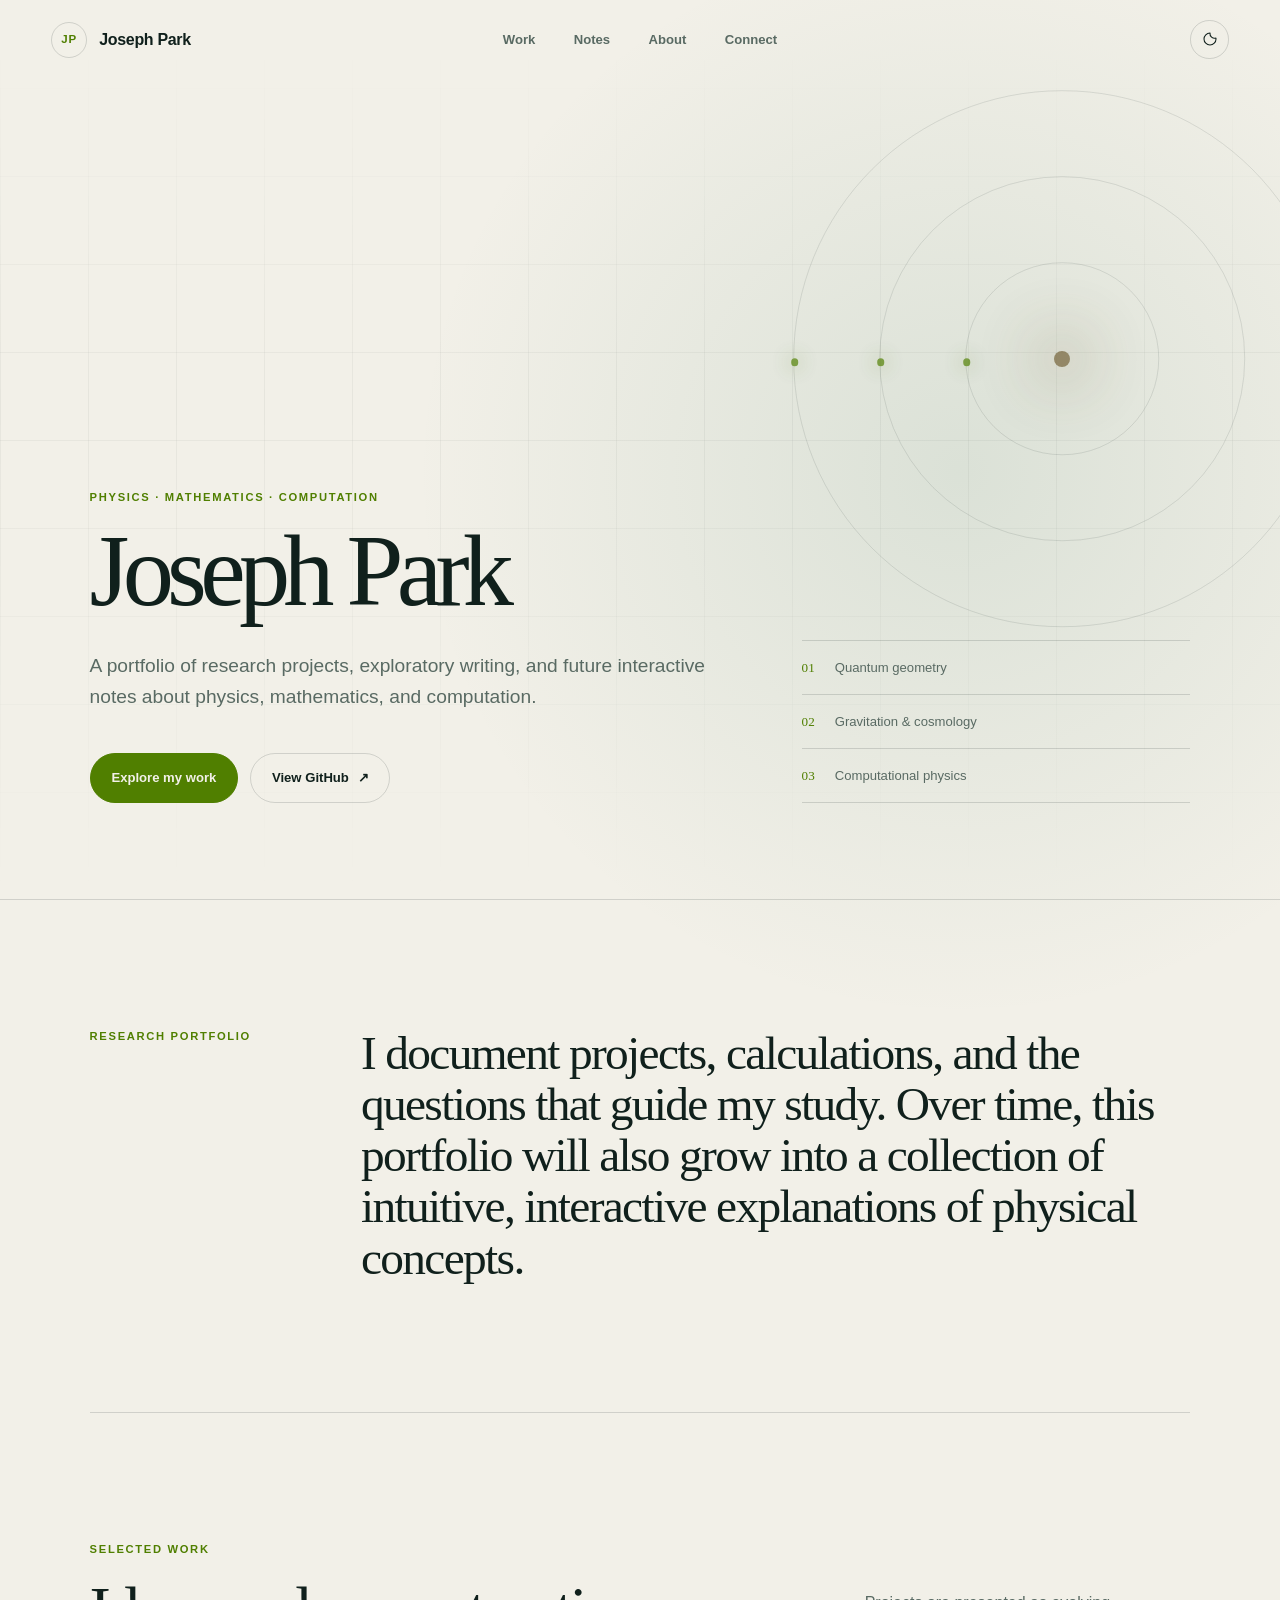
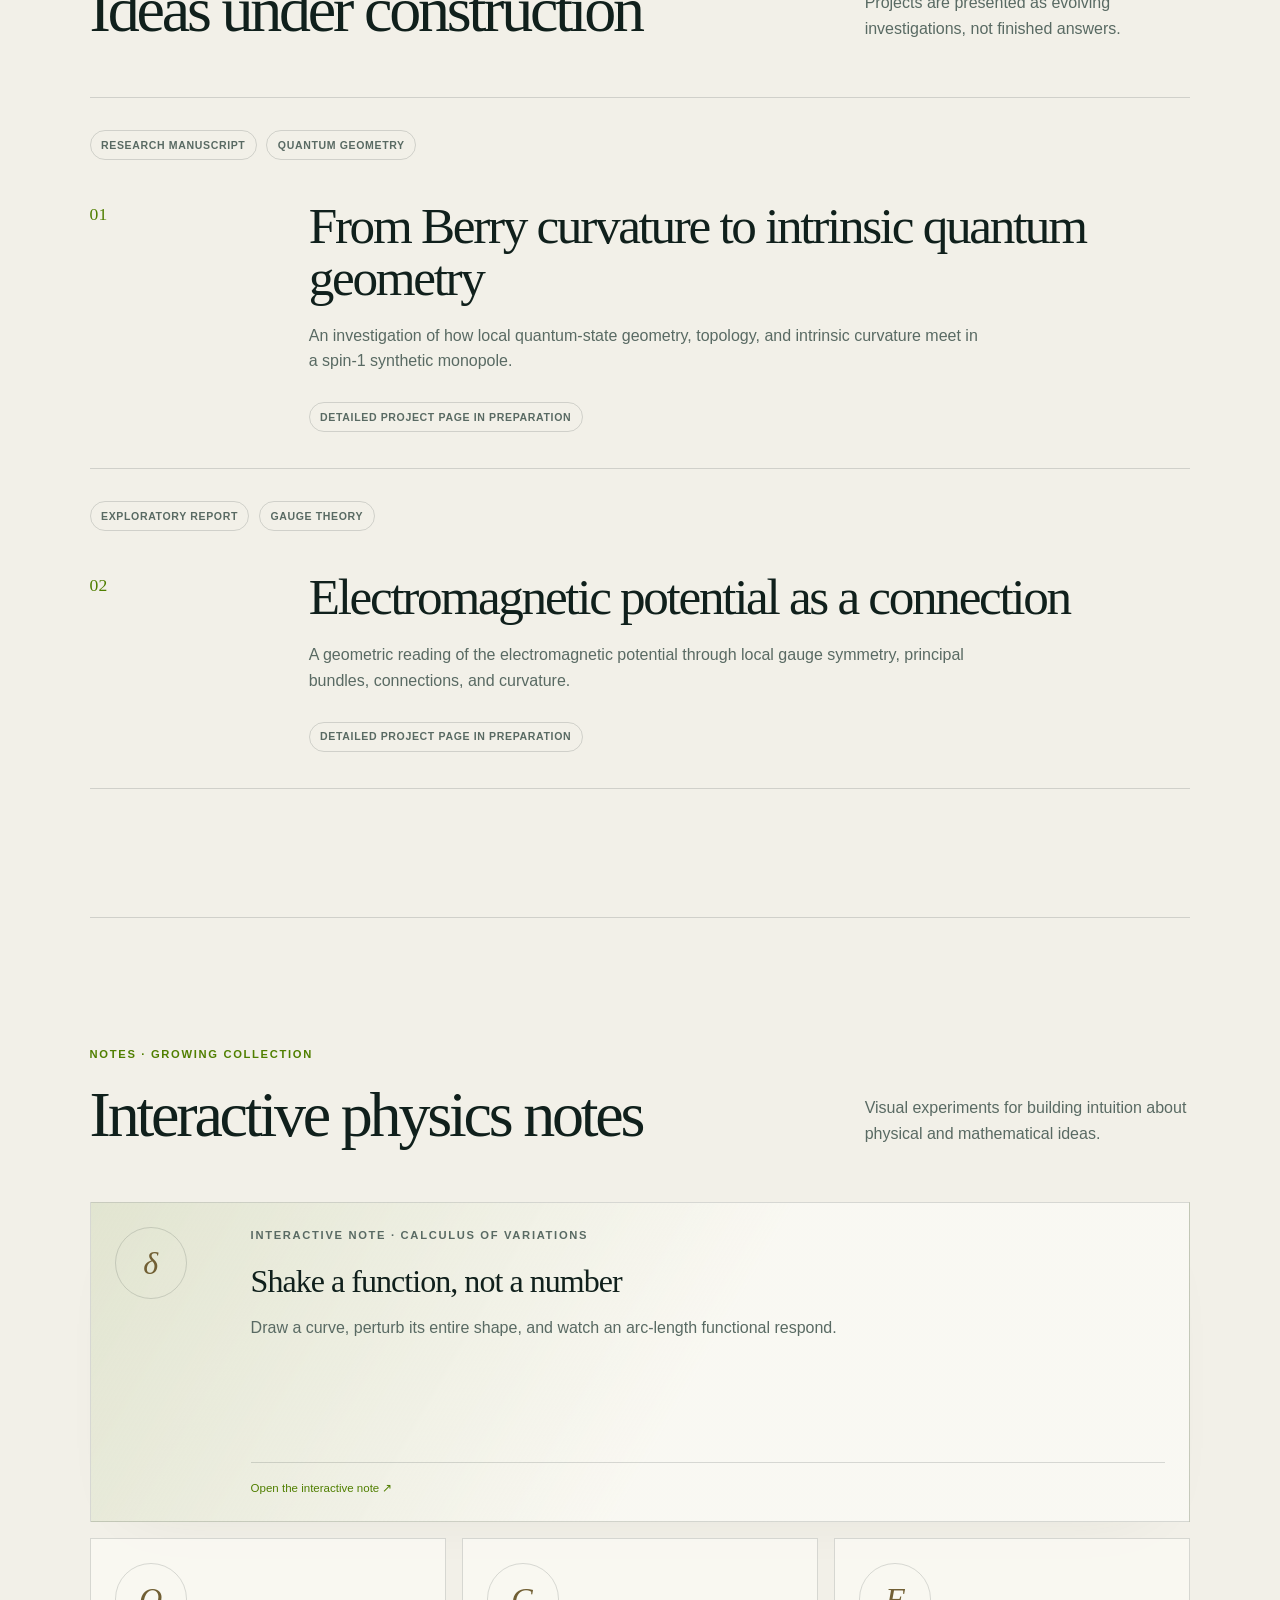
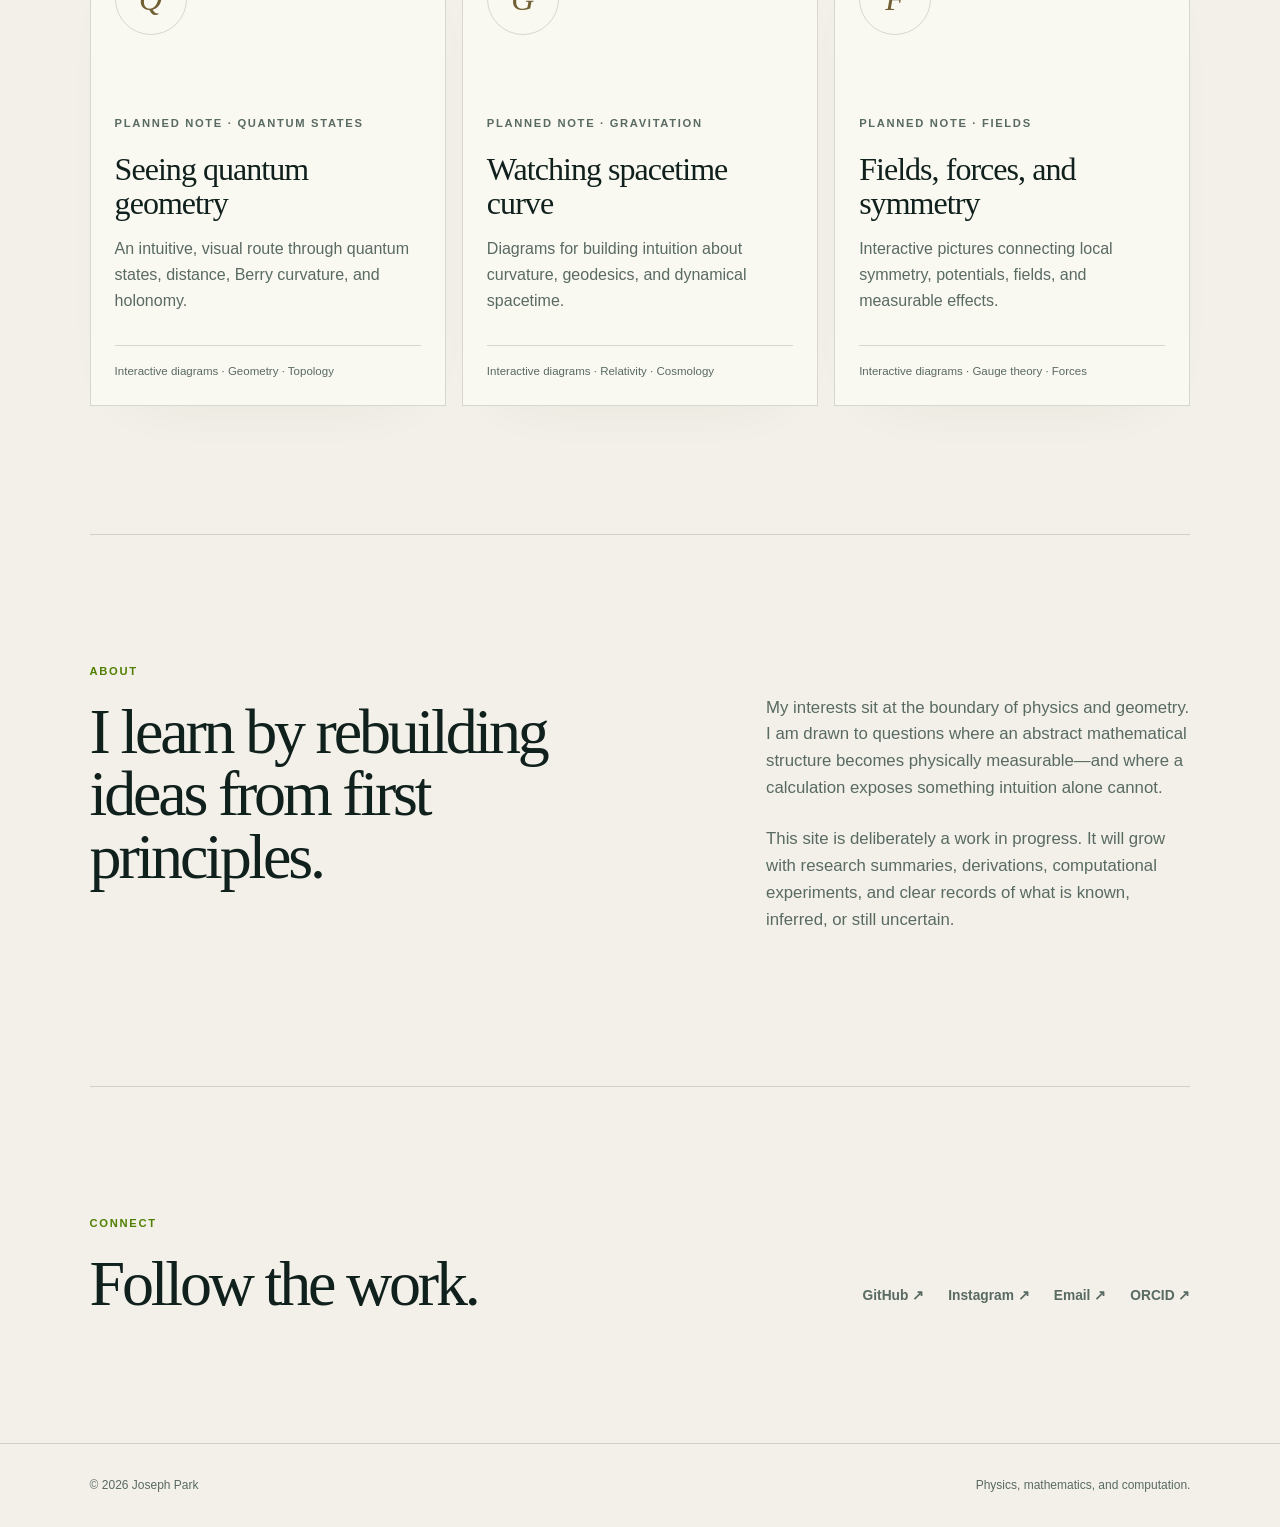
<file: index.html>
<!doctype html>
<html lang="en" data-theme="dark">
  <head>
    <meta charset="utf-8" />
    <meta name="viewport" content="width=device-width, initial-scale=1" />
    <meta name="description" content="Joseph Park's portfolio of physics, mathematics, computation, and interactive notes." />
    <meta name="theme-color" content="#07110f" />
    <title>Joseph Park</title>
    <link rel="stylesheet" href="styles.css" />
    <script src="script.js" defer></script>
  </head>
  <body>
    <a class="skip-link" href="#main">Skip to content</a>

    <header class="site-header" data-header>
      <a class="brand" href="#top" aria-label="Joseph Park, home">
        <span class="brand-mark" aria-hidden="true">JP</span>
        <span class="brand-name">Joseph Park</span>
      </a>
      <nav class="nav" aria-label="Main navigation">
        <a href="#work">Work</a>
        <a href="#notes">Notes</a>
        <a href="#about">About</a>
        <a href="#connect">Connect</a>
      </nav>
      <button class="theme-toggle" type="button" data-theme-toggle aria-label="Switch to light theme">
        <svg viewBox="0 0 24 24" aria-hidden="true"><path d="M12 3a9 9 0 1 0 9 9c0-.46-.04-.91-.11-1.35A7 7 0 0 1 12 3Z" /></svg>
      </button>
    </header>

    <main id="main">
      <section class="hero" id="top" aria-labelledby="hero-title">
        <div class="hero-grid" aria-hidden="true"></div>
        <div class="orbit-field" aria-hidden="true">
          <span class="orbit orbit-one"></span>
          <span class="orbit orbit-two"></span>
          <span class="orbit orbit-three"></span>
          <span class="orbit-core"></span>
        </div>
        <div class="hero-copy">
          <p class="eyebrow">Physics · Mathematics · Computation</p>
          <h1 id="hero-title">Joseph Park</h1>
          <p class="hero-intro">
            A portfolio of research projects, exploratory writing, and future interactive notes
            about physics, mathematics, and computation.
          </p>
          <div class="hero-actions">
            <a class="button button-primary" href="#work">Explore my work</a>
            <a class="button button-quiet" href="https://github.com/SepoPark">View GitHub <span aria-hidden="true">↗</span></a>
          </div>
        </div>
        <div class="hero-index" aria-label="Research coordinates">
          <div><span>01</span> Quantum geometry</div>
          <div><span>02</span> Gravitation & cosmology</div>
          <div><span>03</span> Computational physics</div>
        </div>
      </section>

      <section class="statement section-shell" aria-label="Introduction">
        <p class="section-kicker">Research portfolio</p>
        <p class="statement-text">
          I document projects, calculations, and the questions that guide my study. Over time,
          this portfolio will also grow into a collection of intuitive, interactive explanations
          of physical concepts.
        </p>
      </section>

      <section class="work section-shell" id="work" aria-labelledby="work-title">
        <div class="section-heading">
          <div><p class="section-kicker">Selected work</p><h2 id="work-title">Ideas under construction</h2></div>
          <p>Projects are presented as evolving investigations, not finished answers.</p>
        </div>
        <div class="project-list">
          <article class="project project-featured">
            <div class="project-meta"><span>Research manuscript</span><span>Quantum geometry</span></div>
            <div class="project-body">
              <p class="project-number">01</p>
              <div>
                <h3>From Berry curvature to intrinsic quantum geometry</h3>
                <p>An investigation of how local quantum-state geometry, topology, and intrinsic curvature meet in a spin-1 synthetic monopole.</p>
                <span class="project-status">Detailed project page in preparation</span>
              </div>
            </div>
          </article>
          <article class="project">
            <div class="project-meta"><span>Exploratory report</span><span>Gauge theory</span></div>
            <div class="project-body">
              <p class="project-number">02</p>
              <div>
                <h3>Electromagnetic potential as a connection</h3>
                <p>A geometric reading of the electromagnetic potential through local gauge symmetry, principal bundles, connections, and curvature.</p>
                <span class="project-status">Detailed project page in preparation</span>
              </div>
            </div>
          </article>
        </div>
      </section>

      <section class="notes section-shell" id="notes" aria-labelledby="notes-title">
        <div class="section-heading">
          <div><p class="section-kicker">Notes · Growing collection</p><h2 id="notes-title">Interactive physics notes</h2></div>
          <p>Visual experiments for building intuition about physical and mathematical ideas.</p>
        </div>
        <div class="note-grid">
          <a class="note-card note-card-live" href="notes/calculus-of-variations/">
            <div class="note-symbol" aria-hidden="true">δ</div><p class="note-label">Interactive note · Calculus of variations</p>
            <h3>Shake a function, not a number</h3>
            <p>Draw a curve, perturb its entire shape, and watch an arc-length functional respond.</p>
            <span class="note-foot">Open the interactive note <span aria-hidden="true">↗</span></span>
          </a>
          <article class="note-card">
            <div class="note-symbol" aria-hidden="true">Q</div><p class="note-label">Planned note · Quantum states</p>
            <h3>Seeing quantum geometry</h3>
            <p>An intuitive, visual route through quantum states, distance, Berry curvature, and holonomy.</p>
            <span class="note-foot">Interactive diagrams · Geometry · Topology</span>
          </article>
          <article class="note-card">
            <div class="note-symbol" aria-hidden="true">G</div><p class="note-label">Planned note · Gravitation</p>
            <h3>Watching spacetime curve</h3>
            <p>Diagrams for building intuition about curvature, geodesics, and dynamical spacetime.</p>
            <span class="note-foot">Interactive diagrams · Relativity · Cosmology</span>
          </article>
          <article class="note-card">
            <div class="note-symbol" aria-hidden="true">F</div><p class="note-label">Planned note · Fields</p>
            <h3>Fields, forces, and symmetry</h3>
            <p>Interactive pictures connecting local symmetry, potentials, fields, and measurable effects.</p>
            <span class="note-foot">Interactive diagrams · Gauge theory · Forces</span>
          </article>
        </div>
      </section>

      <section class="about section-shell" id="about" aria-labelledby="about-title">
        <div class="about-copy"><p class="section-kicker">About</p><h2 id="about-title">I learn by rebuilding ideas from first principles.</h2></div>
        <div class="about-body">
          <p>My interests sit at the boundary of physics and geometry. I am drawn to questions where an abstract mathematical structure becomes physically measurable—and where a calculation exposes something intuition alone cannot.</p>
          <p>This site is deliberately a work in progress. It will grow with research summaries, derivations, computational experiments, and clear records of what is known, inferred, or still uncertain.</p>
        </div>
      </section>

      <section class="connect section-shell" id="connect" aria-labelledby="connect-title">
        <p class="section-kicker">Connect</p>
        <div class="connect-row">
          <h2 id="connect-title">Follow the work.</h2>
          <div class="connect-links">
            <a href="https://github.com/SepoPark">GitHub <span aria-hidden="true">↗</span></a>
            <a href="https://www.instagram.com/sepopark/">Instagram <span aria-hidden="true">↗</span></a>
            <a href="mailto:scien0park@gmail.com">Email <span aria-hidden="true">↗</span></a>
            <a href="https://orcid.org/0009-0009-1305-2647">ORCID <span aria-hidden="true">↗</span></a>
          </div>
        </div>
      </section>
    </main>

    <footer class="site-footer">
      <p>© <span data-year>2026</span> Joseph Park</p>
      <p>Physics, mathematics, and computation.</p>
    </footer>
  </body>
</html>
</file>
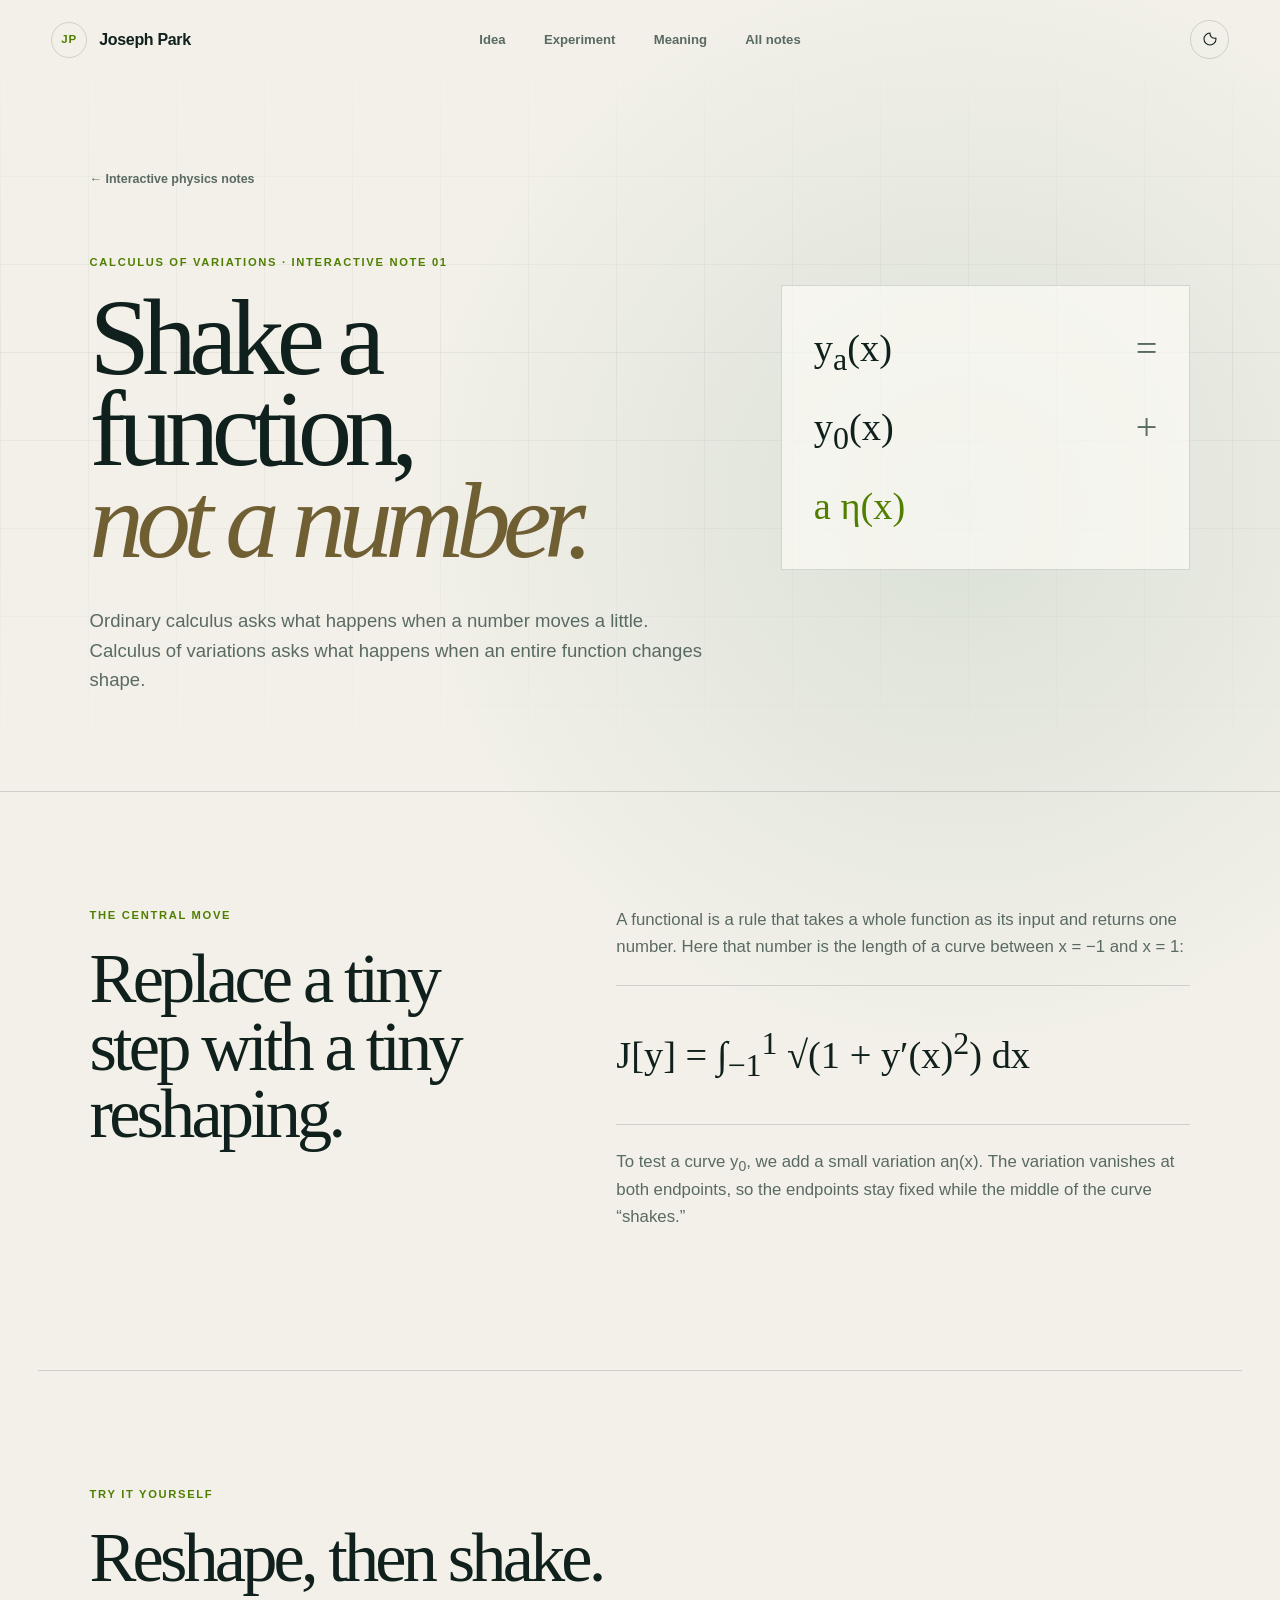
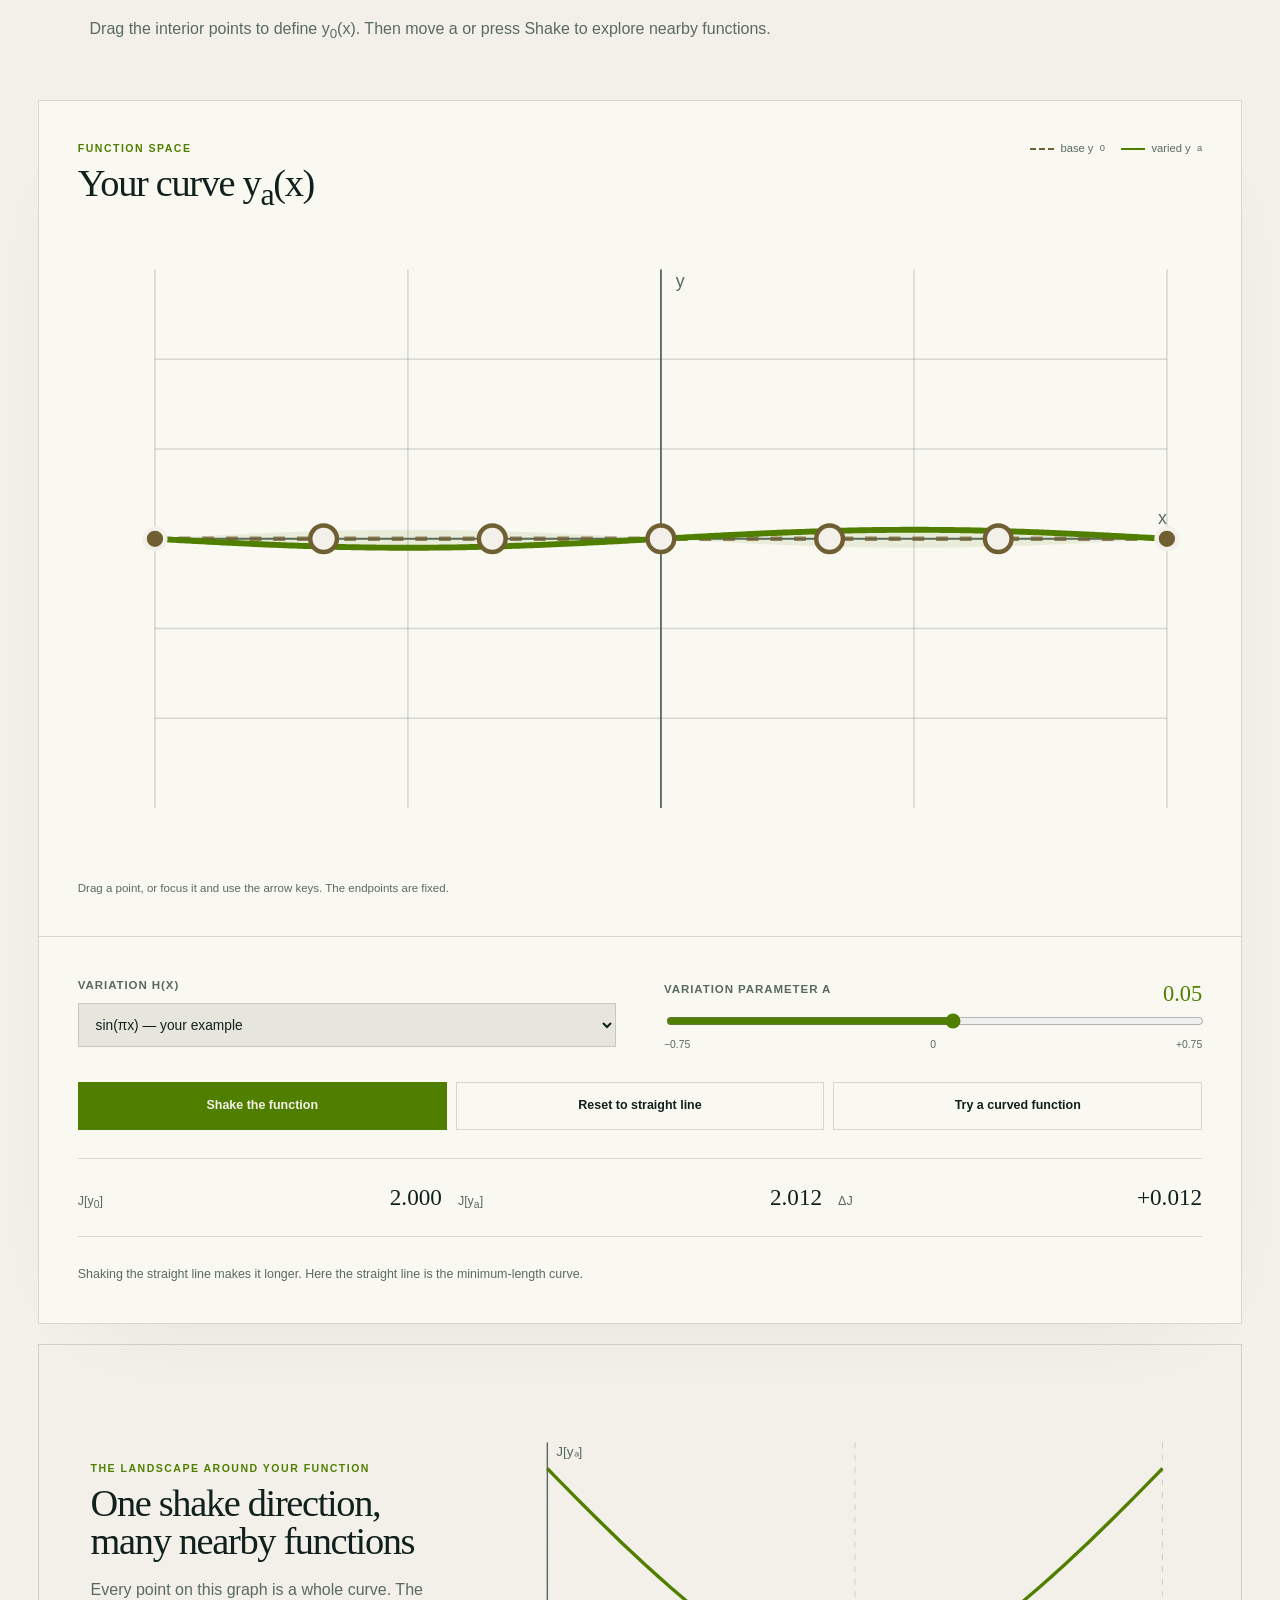
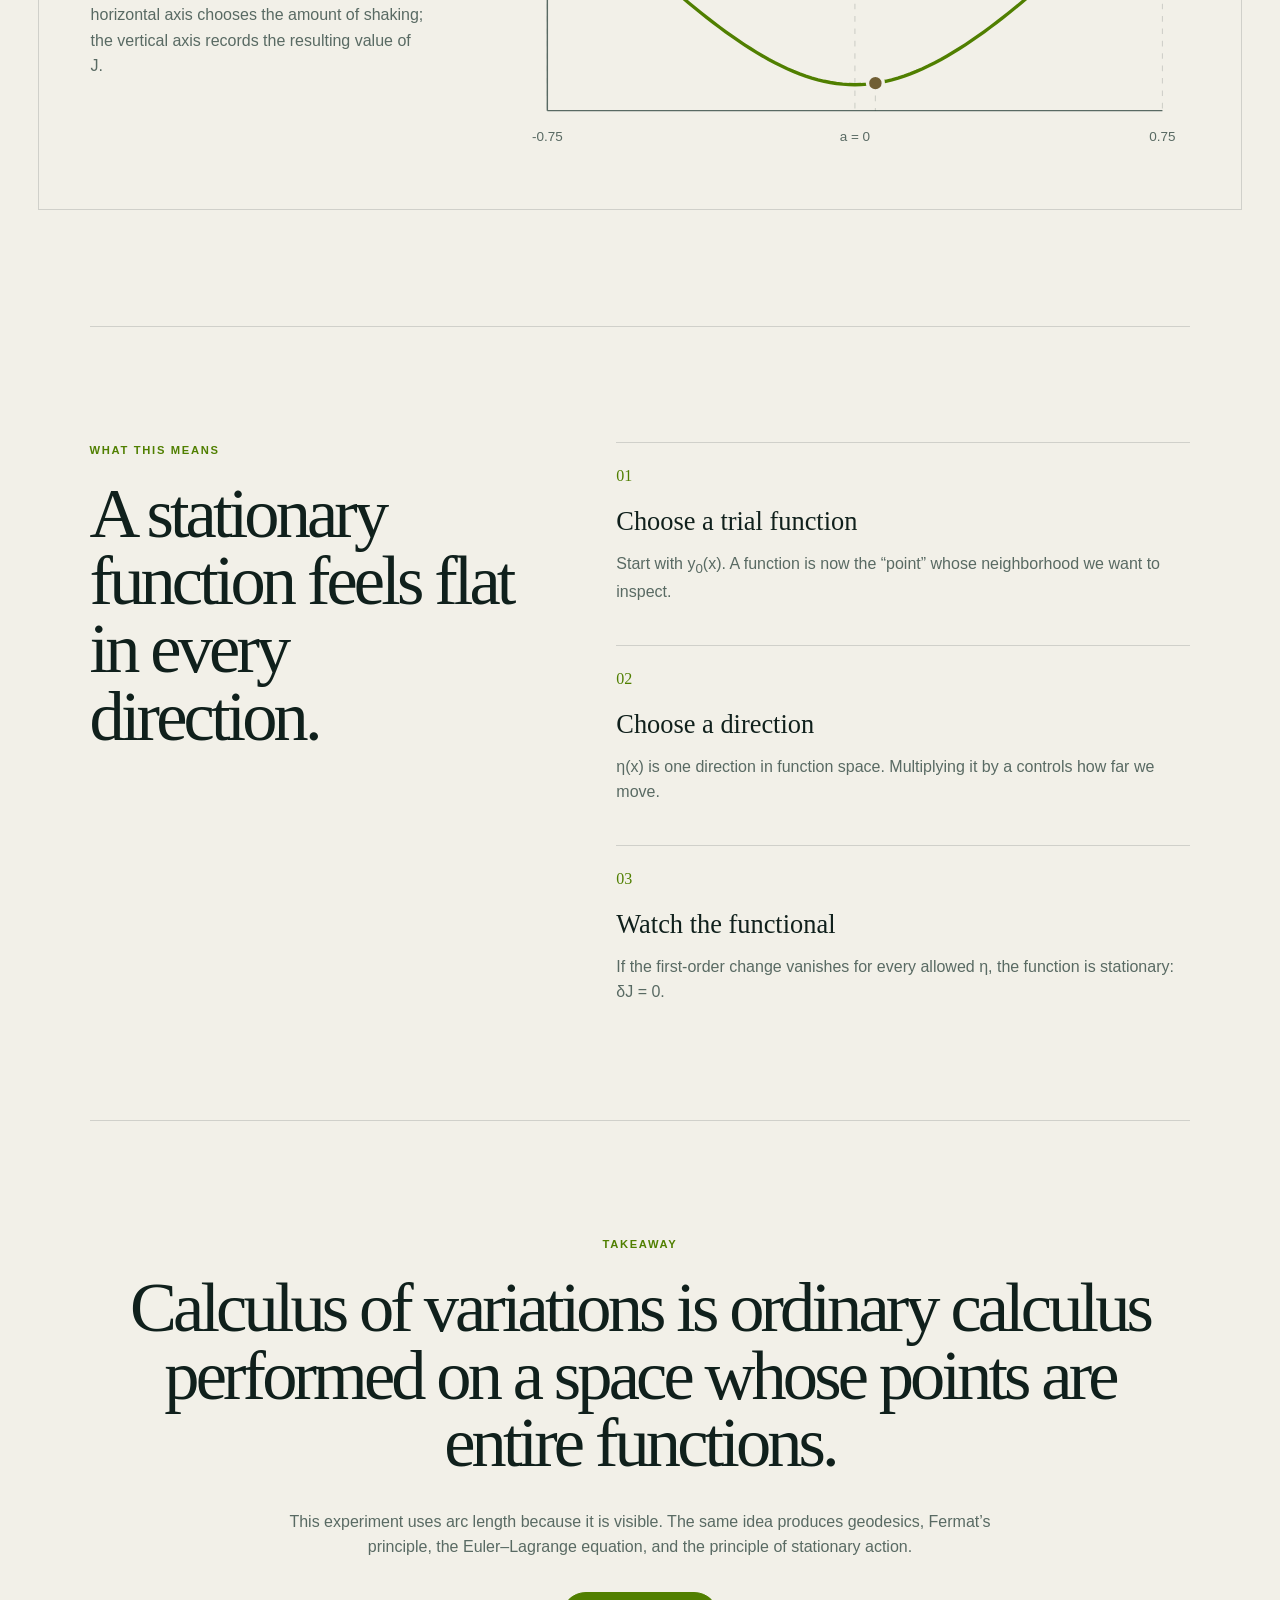
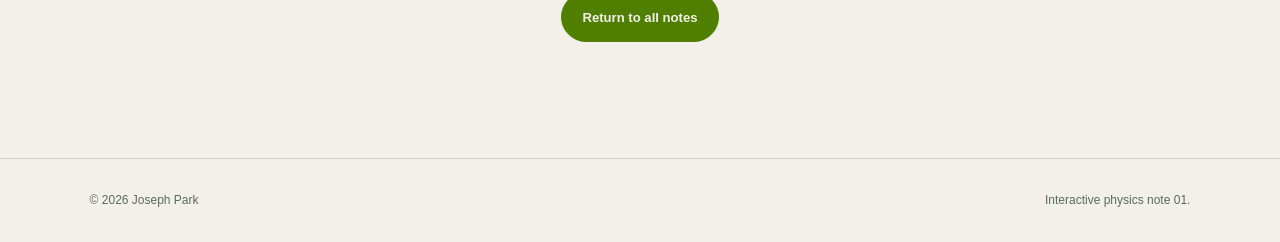
<file: notes/calculus-of-variations/index.html>
<!doctype html>
<html lang="en" data-theme="dark">
  <head>
    <meta charset="utf-8" />
    <meta name="viewport" content="width=device-width, initial-scale=1" />
    <meta name="description" content="An interactive introduction to calculus of variations by Joseph Park." />
    <meta name="theme-color" content="#07110f" />
    <title>Shake a function — Joseph Park</title>
    <link rel="stylesheet" href="../../styles.css" />
    <link rel="stylesheet" href="note.css" />
    <script src="../../script.js" defer></script>
    <script src="note.js" defer></script>
  </head>
  <body>
    <a class="skip-link" href="#main">Skip to the note</a>

    <header class="site-header" data-header>
      <a class="brand" href="../../" aria-label="Joseph Park, home">
        <span class="brand-mark" aria-hidden="true">JP</span>
        <span class="brand-name">Joseph Park</span>
      </a>
      <nav class="nav" aria-label="Note navigation">
        <a href="#idea">Idea</a>
        <a href="#experiment">Experiment</a>
        <a href="#meaning">Meaning</a>
        <a href="../../#notes">All notes</a>
      </nav>
      <button class="theme-toggle" type="button" data-theme-toggle aria-label="Switch to light theme">
        <svg viewBox="0 0 24 24" aria-hidden="true"><path d="M12 3a9 9 0 1 0 9 9c0-.46-.04-.91-.11-1.35A7 7 0 0 1 12 3Z" /></svg>
      </button>
    </header>

    <main id="main">
      <section class="note-hero" id="top" aria-labelledby="note-title">
        <div class="hero-grid" aria-hidden="true"></div>
        <div class="note-hero-copy">
          <a class="back-link" href="../../#notes">← Interactive physics notes</a>
          <p class="eyebrow">Calculus of variations · Interactive note 01</p>
          <h1 id="note-title">Shake a function,<br /><span>not a number.</span></h1>
          <p>
            Ordinary calculus asks what happens when a number moves a little. Calculus of
            variations asks what happens when an entire function changes shape.
          </p>
        </div>
        <div class="note-hero-model" aria-label="A function being varied">
          <span>y<sub>a</sub>(x)</span>
          <strong>=</strong>
          <span>y<sub>0</sub>(x)</span>
          <strong>+</strong>
          <span class="model-accent">a η(x)</span>
        </div>
      </section>

      <section class="note-section idea-section" id="idea" aria-labelledby="idea-title">
        <div>
          <p class="section-kicker">The central move</p>
          <h2 id="idea-title">Replace a tiny step with a tiny reshaping.</h2>
        </div>
        <div class="idea-copy">
          <p>
            A functional is a rule that takes a whole function as its input and returns one number.
            Here that number is the length of a curve between x = −1 and x = 1:
          </p>
          <p class="display-equation" aria-label="J of y equals the integral from minus one to one of the square root of one plus y prime squared, d x">
            J[y] = ∫<sub>−1</sub><sup>1</sup> √(1 + y′(x)<sup>2</sup>) dx
          </p>
          <p>
            To test a curve y<sub>0</sub>, we add a small variation aη(x). The variation vanishes at
            both endpoints, so the endpoints stay fixed while the middle of the curve “shakes.”
          </p>
        </div>
      </section>

      <section class="experiment-section" id="experiment" aria-labelledby="experiment-title">
        <div class="experiment-heading">
          <div>
            <p class="section-kicker">Try it yourself</p>
            <h2 id="experiment-title">Reshape, then shake.</h2>
          </div>
          <p>Drag the interior points to define y<sub>0</sub>(x). Then move a or press Shake to explore nearby functions.</p>
        </div>

        <div class="lab-shell">
          <div class="plot-panel">
            <div class="plot-heading">
              <div>
                <p class="plot-label">Function space</p>
                <h3>Your curve y<sub>a</sub>(x)</h3>
              </div>
              <div class="legend" aria-label="Plot legend">
                <span><i class="legend-base"></i> base y<sub>0</sub></span>
                <span><i class="legend-varied"></i> varied y<sub>a</sub></span>
              </div>
            </div>
            <svg id="curve-plot" viewBox="0 0 760 430" role="img" aria-labelledby="curve-title curve-description">
              <title id="curve-title">Interactive graph of a base function and its variation</title>
              <desc id="curve-description">Drag the control points to reshape the base curve. The varied curve changes with parameter a.</desc>
            </svg>
            <p class="plot-help">Drag a point, or focus it and use the arrow keys. The endpoints are fixed.</p>
          </div>

          <aside class="control-panel" aria-label="Experiment controls">
            <div class="control-group">
              <label for="variation-shape">Variation η(x)</label>
              <select id="variation-shape">
                <option value="sin1">sin(πx) — your example</option>
                <option value="sin2">sin(2πx)</option>
                <option value="arch">cos(πx/2)</option>
              </select>
            </div>

            <div class="control-group">
              <div class="range-label"><label for="amplitude">Variation parameter a</label><output id="amplitude-output" for="amplitude">0.05</output></div>
              <input id="amplitude" type="range" min="-0.75" max="0.75" step="0.01" value="0.05" />
              <div class="range-ends" aria-hidden="true"><span>−0.75</span><span>0</span><span>+0.75</span></div>
            </div>

            <div class="button-stack">
              <button class="lab-button lab-button-primary" id="shake-button" type="button">Shake the function</button>
              <button class="lab-button" id="straight-button" type="button">Reset to straight line</button>
              <button class="lab-button" id="curve-button" type="button">Try a curved function</button>
            </div>

            <div class="readout" aria-live="polite">
              <div><span>J[y<sub>0</sub>]</span><strong id="base-j">2.000</strong></div>
              <div><span>J[y<sub>a</sub>]</span><strong id="varied-j">2.012</strong></div>
              <div><span>ΔJ</span><strong id="delta-j">+0.012</strong></div>
            </div>
            <p class="status-copy" id="experiment-status">The function is slightly shaken away from the straight line.</p>
          </aside>
        </div>

        <div class="functional-panel">
          <div class="functional-copy">
            <p class="plot-label">The landscape around your function</p>
            <h3>One shake direction, many nearby functions</h3>
            <p>
              Every point on this graph is a whole curve. The horizontal axis chooses the amount
              of shaking; the vertical axis records the resulting value of J.
            </p>
          </div>
          <svg id="functional-plot" viewBox="0 0 620 300" role="img" aria-labelledby="functional-title functional-description">
            <title id="functional-title">The functional J plotted against variation parameter a</title>
            <desc id="functional-description">A curve showing how arc length changes as the function is varied.</desc>
          </svg>
        </div>
      </section>

      <section class="note-section meaning-section" id="meaning" aria-labelledby="meaning-title">
        <div>
          <p class="section-kicker">What this means</p>
          <h2 id="meaning-title">A stationary function feels flat in every direction.</h2>
        </div>
        <div class="meaning-grid">
          <article>
            <span>01</span>
            <h3>Choose a trial function</h3>
            <p>Start with y<sub>0</sub>(x). A function is now the “point” whose neighborhood we want to inspect.</p>
          </article>
          <article>
            <span>02</span>
            <h3>Choose a direction</h3>
            <p>η(x) is one direction in function space. Multiplying it by a controls how far we move.</p>
          </article>
          <article>
            <span>03</span>
            <h3>Watch the functional</h3>
            <p>If the first-order change vanishes for every allowed η, the function is stationary: δJ = 0.</p>
          </article>
        </div>
      </section>

      <section class="takeaway">
        <p class="section-kicker">Takeaway</p>
        <blockquote>Calculus of variations is ordinary calculus performed on a space whose points are entire functions.</blockquote>
        <p>
          This experiment uses arc length because it is visible. The same idea produces geodesics,
          Fermat’s principle, the Euler–Lagrange equation, and the principle of stationary action.
        </p>
        <a class="button button-primary" href="../../#notes">Return to all notes</a>
      </section>
    </main>

    <footer class="site-footer">
      <p>© <span data-year>2026</span> Joseph Park</p>
      <p>Interactive physics note 01.</p>
    </footer>
  </body>
</html>
</file>
<file: styles.css>
:root {
  color-scheme: dark;
  --bg: #07110f;
  --bg-soft: #0c1816;
  --panel: rgba(18, 34, 31, 0.74);
  --text: #edf2e8;
  --muted: #9aaba4;
  --line: rgba(222, 236, 225, 0.15);
  --accent: #b7f34a;
  --accent-soft: rgba(183, 243, 74, 0.13);
  --warm: #e9d8ad;
  --shadow: rgba(0, 0, 0, 0.3);
  --serif: Iowan Old Style, Baskerville, Georgia, "Times New Roman", serif;
  --sans: Inter, ui-sans-serif, -apple-system, BlinkMacSystemFont, "Segoe UI", sans-serif;
}

html[data-theme="light"] {
  color-scheme: light;
  --bg: #f2f0e8;
  --bg-soft: #e7e6dc;
  --panel: rgba(252, 251, 246, 0.72);
  --text: #10201c;
  --muted: #596a63;
  --line: rgba(16, 32, 28, 0.15);
  --accent: #507f00;
  --accent-soft: rgba(80, 127, 0, 0.1);
  --warm: #715f34;
  --shadow: rgba(48, 52, 39, 0.12);
}

* { box-sizing: border-box; }
html { scroll-behavior: smooth; }
body {
  margin: 0;
  background: radial-gradient(circle at 75% 10%, rgba(77, 134, 110, 0.14), transparent 34rem), var(--bg);
  color: var(--text);
  font-family: var(--sans);
  font-size: 16px;
  line-height: 1.6;
  transition: background-color 180ms ease, color 180ms ease;
}
a { color: inherit; text-decoration: none; }
a:focus-visible, button:focus-visible { outline: 2px solid var(--accent); outline-offset: 4px; }

.skip-link {
  position: fixed;
  z-index: 100;
  top: 0.75rem;
  left: 0.75rem;
  padding: 0.7rem 1rem;
  border-radius: 999px;
  background: var(--accent);
  color: var(--bg);
  transform: translateY(-180%);
  transition: transform 160ms ease;
}
.skip-link:focus { transform: translateY(0); }

.site-header {
  position: fixed;
  z-index: 20;
  inset: 0 0 auto;
  display: grid;
  grid-template-columns: 1fr auto 1fr;
  align-items: center;
  min-height: 5rem;
  padding: 0 4vw;
  border-bottom: 1px solid transparent;
  transition: background-color 180ms ease, border-color 180ms ease, backdrop-filter 180ms ease;
}
.site-header.is-scrolled {
  border-color: var(--line);
  background: color-mix(in srgb, var(--bg) 82%, transparent);
  backdrop-filter: blur(18px);
}
.brand { display: inline-flex; align-items: center; justify-self: start; gap: 0.75rem; font-weight: 650; letter-spacing: -0.02em; }
.brand-mark {
  display: grid;
  width: 2.25rem;
  height: 2.25rem;
  place-items: center;
  border: 1px solid var(--line);
  border-radius: 50%;
  color: var(--accent);
  font-size: 0.72rem;
  letter-spacing: 0.08em;
}
.nav { display: flex; gap: clamp(1rem, 3vw, 2.5rem); color: var(--muted); font-size: 0.82rem; font-weight: 600; }
.nav a, .connect-links a { transition: color 150ms ease; }
.nav a:hover, .connect-links a:hover { color: var(--accent); }
.theme-toggle {
  display: grid;
  width: 2.4rem;
  height: 2.4rem;
  place-items: center;
  justify-self: end;
  border: 1px solid var(--line);
  border-radius: 50%;
  background: transparent;
  color: var(--text);
  cursor: pointer;
}
.theme-toggle svg { width: 1rem; fill: none; stroke: currentColor; stroke-linecap: round; stroke-linejoin: round; stroke-width: 1.6; }

.hero {
  position: relative;
  display: grid;
  min-height: 100svh;
  grid-template-columns: minmax(0, 1.25fr) minmax(16rem, 0.75fr);
  align-items: end;
  gap: 5vw;
  overflow: hidden;
  padding: 11rem 7vw 6rem;
  border-bottom: 1px solid var(--line);
}
.hero-grid {
  position: absolute;
  inset: 0;
  opacity: 0.35;
  background-image: linear-gradient(var(--line) 1px, transparent 1px), linear-gradient(90deg, var(--line) 1px, transparent 1px);
  background-size: 5.5rem 5.5rem;
  mask-image: linear-gradient(to bottom, transparent 4%, black 45%, transparent 100%);
}
.hero-copy, .hero-index { position: relative; z-index: 2; }
.eyebrow, .section-kicker, .note-label {
  margin: 0 0 1.25rem;
  color: var(--accent);
  font-size: 0.7rem;
  font-weight: 700;
  letter-spacing: 0.15em;
  text-transform: uppercase;
}
.hero h1 {
  max-width: 980px;
  margin: 0;
  font-family: var(--serif);
  font-size: clamp(3.8rem, 8vw, 8.6rem);
  font-weight: 400;
  letter-spacing: -0.066em;
  line-height: 0.86;
}
.hero h1 span { color: var(--warm); font-style: italic; }
.hero-intro { max-width: 46rem; margin: 2.25rem 0 0; color: var(--muted); font-size: clamp(1rem, 1.5vw, 1.25rem); }
.hero-actions { display: flex; flex-wrap: wrap; gap: 0.75rem; margin-top: 2.5rem; }
.button {
  display: inline-flex;
  align-items: center;
  gap: 0.55rem;
  min-height: 3.15rem;
  padding: 0.8rem 1.3rem;
  border: 1px solid var(--line);
  border-radius: 999px;
  font-size: 0.82rem;
  font-weight: 700;
  transition: transform 150ms ease, background-color 150ms ease, border-color 150ms ease;
}
.button:hover { transform: translateY(-2px); }
.button-primary { border-color: var(--accent); background: var(--accent); color: var(--bg); }
.button-quiet:hover { border-color: var(--accent); background: var(--accent-soft); }
.hero-index { display: grid; align-self: end; border-top: 1px solid var(--line); color: var(--muted); font-size: 0.82rem; }
.hero-index div { display: flex; gap: 1.25rem; padding: 1rem 0; border-bottom: 1px solid var(--line); }
.hero-index span { color: var(--accent); font-family: var(--serif); }

.orbit-field { position: absolute; top: 10%; right: -4%; width: min(42vw, 38rem); aspect-ratio: 1; opacity: 0.7; }
.orbit, .orbit-core { position: absolute; top: 50%; left: 50%; border-radius: 50%; transform: translate(-50%, -50%); }
.orbit { border: 1px solid var(--line); }
.orbit::after {
  position: absolute;
  top: 50%;
  left: -0.22rem;
  width: 0.45rem;
  height: 0.45rem;
  border-radius: 50%;
  background: var(--accent);
  box-shadow: 0 0 1.25rem var(--accent);
  content: "";
}
.orbit-one { width: 100%; height: 100%; animation: orbit 28s linear infinite; }
.orbit-two { width: 68%; height: 68%; animation: orbit 19s linear infinite reverse; }
.orbit-three { width: 36%; height: 36%; animation: orbit 12s linear infinite; }
.orbit-core { width: 1rem; height: 1rem; background: var(--warm); box-shadow: 0 0 4rem 1.2rem color-mix(in srgb, var(--warm) 35%, transparent); }
@keyframes orbit { to { transform: translate(-50%, -50%) rotate(1turn); } }

.section-shell { width: min(86vw, 1280px); margin: 0 auto; padding: clamp(5.5rem, 10vw, 10rem) 0; }
.statement { display: grid; grid-template-columns: 0.4fr 1.6fr; gap: 5vw; }
.statement-text {
  max-width: 59rem;
  margin: 0;
  font-family: var(--serif);
  font-size: clamp(1.9rem, 3.7vw, 4rem);
  letter-spacing: -0.035em;
  line-height: 1.08;
}
.work, .notes, .about, .connect { border-top: 1px solid var(--line); }
.section-heading { display: grid; grid-template-columns: 1fr minmax(16rem, 0.45fr); gap: 4vw; align-items: end; margin-bottom: 3.5rem; }
.section-heading h2, .about h2, .connect h2 {
  margin: 0;
  font-family: var(--serif);
  font-size: clamp(2.6rem, 5vw, 5.6rem);
  font-weight: 400;
  letter-spacing: -0.05em;
  line-height: 0.98;
}
.section-heading > p, .about-body, .project-body p, .note-card > p { color: var(--muted); }
.section-heading > p { margin: 0; }

.project-list { border-top: 1px solid var(--line); }
.project { padding: 2rem 0 2.25rem; border-bottom: 1px solid var(--line); }
.project-meta { display: flex; gap: 0.6rem; margin-bottom: 2.5rem; }
.project-meta span, .project-status {
  display: inline-block;
  padding: 0.35rem 0.65rem;
  border: 1px solid var(--line);
  border-radius: 999px;
  color: var(--muted);
  font-size: 0.66rem;
  font-weight: 700;
  letter-spacing: 0.06em;
  text-transform: uppercase;
}
.project-body { display: grid; grid-template-columns: minmax(3rem, 0.32fr) 1.68fr; gap: 4vw; }
.project-number { margin: 0; color: var(--accent) !important; font-family: var(--serif); font-size: 1.1rem; }
.project h3 { max-width: 55rem; margin: 0; font-family: var(--serif); font-size: clamp(2rem, 4vw, 4.2rem); font-weight: 400; letter-spacing: -0.045em; line-height: 1; }
.project-body p:not(.project-number) { max-width: 42rem; margin: 1.25rem 0 1.75rem; }

.note-grid { display: grid; grid-template-columns: repeat(3, 1fr); gap: 1rem; }
.note-card {
  min-height: 28rem;
  padding: 1.5rem;
  border: 1px solid var(--line);
  background: var(--panel);
  box-shadow: 0 1.5rem 4rem -3rem var(--shadow);
  transition: transform 180ms ease, border-color 180ms ease;
}
.note-card:hover { border-color: color-mix(in srgb, var(--accent) 55%, var(--line)); transform: translateY(-5px); }
.note-card-live {
  display: grid;
  grid-template-columns: 7rem minmax(0, 1fr);
  grid-template-rows: auto auto 1fr auto;
  grid-column: 1 / -1;
  column-gap: 1.5rem;
  min-height: 20rem;
  background: linear-gradient(120deg, var(--accent-soft), var(--panel) 55%);
}
.note-card-live .note-symbol { grid-row: 1 / 5; margin-bottom: 0; }
.note-card-live .note-label, .note-card-live h3, .note-card-live > p, .note-card-live .note-foot { grid-column: 2; }
.note-card-live h3 { font-size: clamp(2.4rem, 5vw, 4.5rem); }
.note-card-live .note-foot { color: var(--accent); }
.note-symbol {
  display: grid;
  width: 4.5rem;
  height: 4.5rem;
  place-items: center;
  margin-bottom: 5rem;
  border: 1px solid var(--line);
  border-radius: 50%;
  color: var(--warm);
  font-family: var(--serif);
  font-size: 2rem;
  font-style: italic;
}
.note-card h3 { margin: 0; font-family: var(--serif); font-size: 2rem; font-weight: 400; letter-spacing: -0.03em; line-height: 1.05; }
.note-card > p:not(.note-label) { margin: 1rem 0 2rem; }
.note-foot { display: block; padding-top: 1rem; border-top: 1px solid var(--line); color: var(--muted); font-size: 0.72rem; }

.about { display: grid; grid-template-columns: 1.15fr 0.85fr; gap: 8vw; }
.about-body { padding-top: 2rem; font-size: 1.05rem; }
.about-body p { margin: 0 0 1.5rem; }
.connect-row { display: flex; align-items: end; justify-content: space-between; gap: 3rem; }
.connect-links { display: flex; flex-wrap: wrap; justify-content: flex-end; gap: 0.75rem 1.5rem; padding-bottom: 0.5rem; color: var(--muted); font-size: 0.86rem; font-weight: 700; }
.site-footer { display: flex; justify-content: space-between; gap: 2rem; padding: 2rem 7vw; border-top: 1px solid var(--line); color: var(--muted); font-size: 0.75rem; }
.site-footer p { margin: 0; }

@media (max-width: 840px) {
  .site-header { grid-template-columns: 1fr auto; }
  .nav { display: none; }
  .hero { grid-template-columns: 1fr; padding-top: 9rem; }
  .orbit-field { top: 7rem; right: -12rem; width: 31rem; opacity: 0.45; }
  .hero-index { max-width: 30rem; margin-top: 2rem; }
  .statement, .section-heading, .about { grid-template-columns: 1fr; }
  .section-heading { align-items: start; }
  .note-grid { grid-template-columns: 1fr; }
  .note-card { min-height: auto; }
  .note-symbol { margin-bottom: 3rem; }
  .note-card-live { display: block; }
  .note-card-live .note-symbol { margin-bottom: 3rem; }
}

@media (max-width: 560px) {
  .brand-name { display: none; }
  .hero { min-height: auto; padding: 9rem 1.25rem 4rem; }
  .hero h1 { font-size: clamp(3.15rem, 17vw, 5.2rem); }
  .section-shell { width: auto; margin: 0 1.25rem; }
  .project-body { grid-template-columns: 1fr; gap: 0.75rem; }
  .project-meta { flex-wrap: wrap; }
  .connect-row, .site-footer { align-items: flex-start; flex-direction: column; }
  .connect-links { justify-content: flex-start; }
}

@media (prefers-reduced-motion: reduce) {
  html { scroll-behavior: auto; }
  *, *::before, *::after { animation-duration: 0.01ms !important; animation-iteration-count: 1 !important; transition-duration: 0.01ms !important; }
}
</file>
<file: notes/calculus-of-variations/note.css>
.note-hero {
  position: relative;
  display: grid;
  min-height: 88svh;
  grid-template-columns: minmax(0, 1.2fr) minmax(18rem, 0.8fr);
  align-items: end;
  gap: 6vw;
  overflow: hidden;
  padding: 10rem 7vw 6rem;
  border-bottom: 1px solid var(--line);
}

.note-hero-copy, .note-hero-model { position: relative; z-index: 2; }
.back-link { display: inline-block; margin-bottom: 4rem; color: var(--muted); font-size: 0.78rem; font-weight: 650; }
.back-link:hover { color: var(--accent); }
.note-hero h1 {
  max-width: 64rem;
  margin: 0;
  font-family: var(--serif);
  font-size: clamp(4rem, 8.5vw, 9rem);
  font-weight: 400;
  letter-spacing: -0.07em;
  line-height: 0.84;
}
.note-hero h1 span { color: var(--warm); font-style: italic; }
.note-hero-copy > p:last-child { max-width: 44rem; margin: 2.5rem 0 0; color: var(--muted); font-size: clamp(1rem, 1.45vw, 1.2rem); }
.note-hero-model {
  display: grid;
  min-width: 0;
  grid-template-columns: 1fr auto;
  gap: 0.75rem 1rem;
  align-self: center;
  padding: 2rem;
  border: 1px solid var(--line);
  background: var(--panel);
  font-family: var(--serif);
  font-size: clamp(1.7rem, 3vw, 3rem);
}
.note-hero-model span { grid-column: 1; }
.note-hero-model strong { grid-column: 2; color: var(--muted); font-weight: 400; }
.note-hero-model .model-accent { color: var(--accent); }

.note-section, .experiment-section, .takeaway {
  width: min(86vw, 1280px);
  margin: 0 auto;
  padding: clamp(5.5rem, 9vw, 9rem) 0;
}
.note-section { display: grid; grid-template-columns: minmax(0, 0.85fr) minmax(20rem, 1.15fr); gap: 8vw; }
.note-section h2, .experiment-heading h2, .takeaway blockquote {
  margin: 0;
  font-family: var(--serif);
  font-size: clamp(2.8rem, 5.5vw, 6rem);
  font-weight: 400;
  letter-spacing: -0.055em;
  line-height: 0.96;
}
.idea-copy { max-width: 44rem; color: var(--muted); font-size: 1.05rem; }
.idea-copy p { margin: 0 0 1.5rem; }
.display-equation {
  overflow-x: auto;
  padding: 2rem 0;
  border-block: 1px solid var(--line);
  color: var(--text);
  font-family: var(--serif);
  font-size: clamp(1.65rem, 3vw, 3rem);
  white-space: nowrap;
}

.experiment-section { width: min(94vw, 1480px); border-top: 1px solid var(--line); }
.experiment-heading { display: grid; grid-template-columns: 1fr; align-items: end; gap: 1.5rem; width: min(91.5%, 1280px); margin: 0 auto 3.5rem; }
.experiment-heading > p { margin: 0; color: var(--muted); }
.lab-shell {
  display: grid;
  grid-template-columns: minmax(0, 1fr);
  border: 1px solid var(--line);
  background: var(--panel);
  box-shadow: 0 2rem 6rem -4rem var(--shadow);
}
.plot-panel { min-width: 0; padding: clamp(1.25rem, 3vw, 2.5rem); border-bottom: 1px solid var(--line); }
.plot-heading { display: flex; align-items: start; justify-content: space-between; gap: 2rem; }
.plot-heading h3, .functional-copy h3 { margin: 0; font-family: var(--serif); font-size: clamp(1.8rem, 3vw, 3rem); font-weight: 400; letter-spacing: -0.035em; line-height: 1; }
.plot-label { margin: 0 0 0.45rem; color: var(--accent); font-size: 0.66rem; font-weight: 750; letter-spacing: 0.14em; text-transform: uppercase; }
.legend { display: flex; flex-wrap: wrap; justify-content: flex-end; gap: 0.5rem 1rem; color: var(--muted); font-size: 0.7rem; }
.legend span { display: inline-flex; align-items: center; gap: 0.4rem; }
.legend i { display: inline-block; width: 1.5rem; border-top: 2px solid; }
.legend-base { border-color: var(--warm) !important; border-top-style: dashed !important; }
.legend-varied { border-color: var(--accent) !important; }
#curve-plot, #functional-plot { display: block; width: 100%; height: auto; margin-top: 1.5rem; touch-action: none; }
.plot-help { margin: 0.6rem 0 0; color: var(--muted); font-size: 0.72rem; }

.control-panel { display: grid; min-width: 0; grid-template-columns: repeat(2, minmax(0, 1fr)); gap: 1.75rem 3rem; padding: clamp(1.4rem, 3vw, 2.5rem); }
.control-group label { display: block; margin-bottom: 0.55rem; color: var(--muted); font-size: 0.72rem; font-weight: 750; letter-spacing: 0.08em; text-transform: uppercase; }
.control-group select {
  width: 100%;
  padding: 0.8rem;
  border: 1px solid var(--line);
  border-radius: 0;
  background: var(--bg-soft);
  color: var(--text);
  font: inherit;
  font-size: 0.86rem;
}
.range-label { display: flex; align-items: center; justify-content: space-between; gap: 1rem; }
.range-label output { color: var(--accent); font-family: var(--serif); font-size: 1.4rem; }
input[type="range"] { width: 100%; accent-color: var(--accent); }
.range-ends { display: flex; justify-content: space-between; color: var(--muted); font-size: 0.65rem; }
.button-stack { display: grid; grid-column: 1 / -1; grid-template-columns: repeat(3, minmax(0, 1fr)); gap: 0.55rem; }
.lab-button {
  min-height: 3rem;
  padding: 0.7rem 1rem;
  border: 1px solid var(--line);
  background: transparent;
  color: var(--text);
  font: inherit;
  font-size: 0.78rem;
  font-weight: 700;
  cursor: pointer;
}
.lab-button:hover { border-color: var(--accent); background: var(--accent-soft); }
.lab-button-primary { border-color: var(--accent); background: var(--accent); color: var(--bg); }
.lab-button-primary:hover { background: color-mix(in srgb, var(--accent) 85%, white); }
.readout { display: grid; grid-column: 1 / -1; grid-template-columns: repeat(3, minmax(0, 1fr)); gap: 1rem; padding-block: 1.25rem; border-block: 1px solid var(--line); }
.readout div { display: flex; align-items: baseline; justify-content: space-between; gap: 1rem; }
.readout span { color: var(--muted); font-size: 0.78rem; }
.readout strong { font-family: var(--serif); font-size: 1.45rem; font-weight: 400; }
.status-copy { grid-column: 1 / -1; margin: 0; color: var(--muted); font-size: 0.78rem; }

.functional-panel {
  display: grid;
  grid-template-columns: minmax(18rem, 0.65fr) minmax(0, 1.35fr);
  align-items: center;
  gap: 5vw;
  margin-top: 1.25rem;
  padding: clamp(1.5rem, 4vw, 3.5rem);
  border: 1px solid var(--line);
}
.functional-copy p:last-child { max-width: 30rem; color: var(--muted); }

.meaning-section { border-top: 1px solid var(--line); }
.meaning-grid { display: grid; gap: 2.5rem; }
.meaning-grid article { padding-top: 1.25rem; border-top: 1px solid var(--line); }
.meaning-grid span { color: var(--accent); font-family: var(--serif); }
.meaning-grid h3 { margin: 0.75rem 0 0.5rem; font-family: var(--serif); font-size: 1.65rem; font-weight: 400; }
.meaning-grid p { margin: 0; color: var(--muted); }
.takeaway { border-top: 1px solid var(--line); text-align: center; }
.takeaway blockquote { max-width: 70rem; margin-inline: auto; }
.takeaway > p:not(.section-kicker) { max-width: 46rem; margin: 2rem auto; color: var(--muted); }

.plot-grid { stroke: var(--line); stroke-width: 1; }
.plot-axis { stroke: var(--muted); stroke-width: 1.25; }
.plot-axis-label { fill: var(--muted); font-family: var(--sans); font-size: 12px; }
.base-path { fill: none; stroke: var(--warm); stroke-width: 3; stroke-dasharray: 8 8; opacity: 0.75; }
.varied-path { fill: none; stroke: var(--accent); stroke-width: 4; }
.variation-band { fill: var(--accent-soft); stroke: none; }
.control-point { fill: var(--bg); stroke: var(--warm); stroke-width: 3; cursor: ns-resize; }
.control-point:focus { outline: none; stroke: var(--accent); stroke-width: 5; }
.fixed-point { fill: var(--warm); stroke: var(--bg); stroke-width: 3; }
.functional-line { fill: none; stroke: var(--accent); stroke-width: 3; }
.functional-guide { stroke: var(--line); stroke-width: 1; stroke-dasharray: 5 6; }
.functional-dot { fill: var(--warm); stroke: var(--bg); stroke-width: 3; }

@media (max-width: 1180px) {
  .note-hero { grid-template-columns: 1fr; }
  .note-hero-model { max-width: 32rem; margin-top: 1rem; }
  .note-section, .experiment-heading, .functional-panel { grid-template-columns: 1fr; }
}

@media (max-width: 560px) {
  .note-hero { min-height: auto; padding: 8.5rem 1.25rem 4rem; }
  .note-hero h1 { font-size: clamp(3.4rem, 18vw, 5.4rem); }
  .back-link { margin-bottom: 3rem; }
  .note-hero-model { padding: 1.25rem; }
  .note-section, .takeaway { width: auto; margin-inline: 1.25rem; }
  .experiment-section { width: auto; margin-inline: 1.25rem; }
  .experiment-heading { width: auto; }
  .plot-heading { display: block; }
  .legend { justify-content: flex-start; margin-top: 1rem; }
  .lab-shell, .functional-panel { margin-inline: -1.25rem; border-inline: 0; }
  .control-panel, .button-stack, .readout { grid-template-columns: 1fr; }
}
</file>
